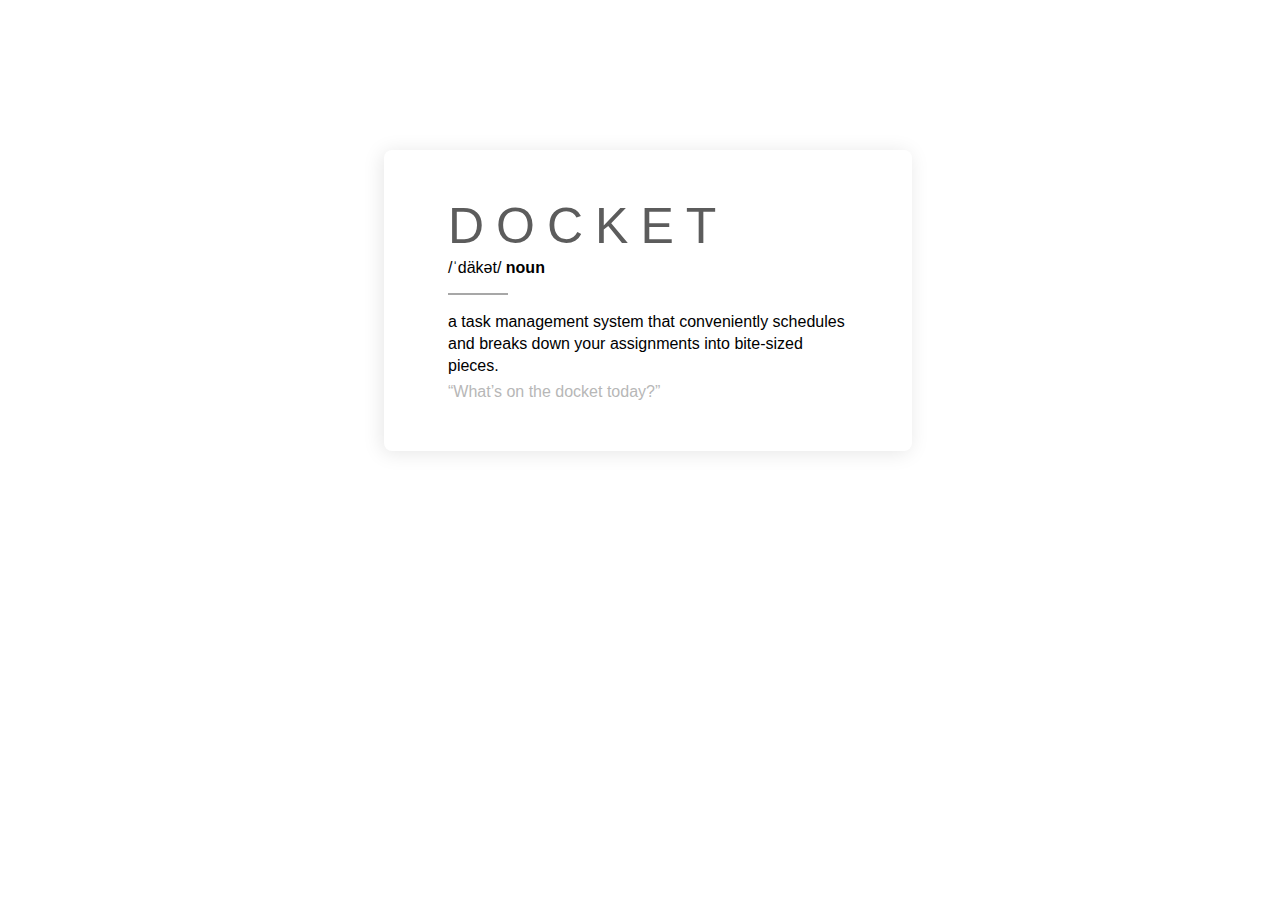
<file: landing.html>
<!DOCTYPE html>
<html lang="en">

<head>
    <title>Docket</title>
    <meta charset="UTF-8">
    <meta name="viewport" content="width=device-width, initial-scale=1">
    <link rel="stylesheet" type="text/css" href="static/css/theme.css">

    <!-- <link rel="apple-touch-icon" sizes="180x180" href="favicon/apple-touch-icon.png">
    <link rel="icon" type="image/png" sizes="32x32" href="favicon/favicon-32x32.png">
    <link rel="icon" type="image/png" sizes="16x16" href="favicon/favicon-16x16.png">
    <link rel="manifest" href="favicon/site.webmanifest">
    <link rel="mask-icon" href="favicon/safari-pinned-tab.svg" color="#5bbad5">
    <meta name="msapplication-TileColor" content="#da532c">
    <meta name="theme-color" content="#ffffff"> -->

</head>

<body>
    <div class="home_container">
        <h1 id="home_title">DOCKET</h1>

        <p id= "subtitle_group">/ˈdäkət/ <span id="noun">noun</span></p>
        
        <hr>

        <p id="definition">a task management system that conveniently schedules and breaks down your assignments into bite-sized pieces.</p>
        <p id="sentence">“What’s on the docket today?”</p>

    </div>
    

    <!-- <footer>
        Made with ☕ by Cristie, Charu, and Margaret ©2021
    </footer> -->
</body>


</html>
</file>
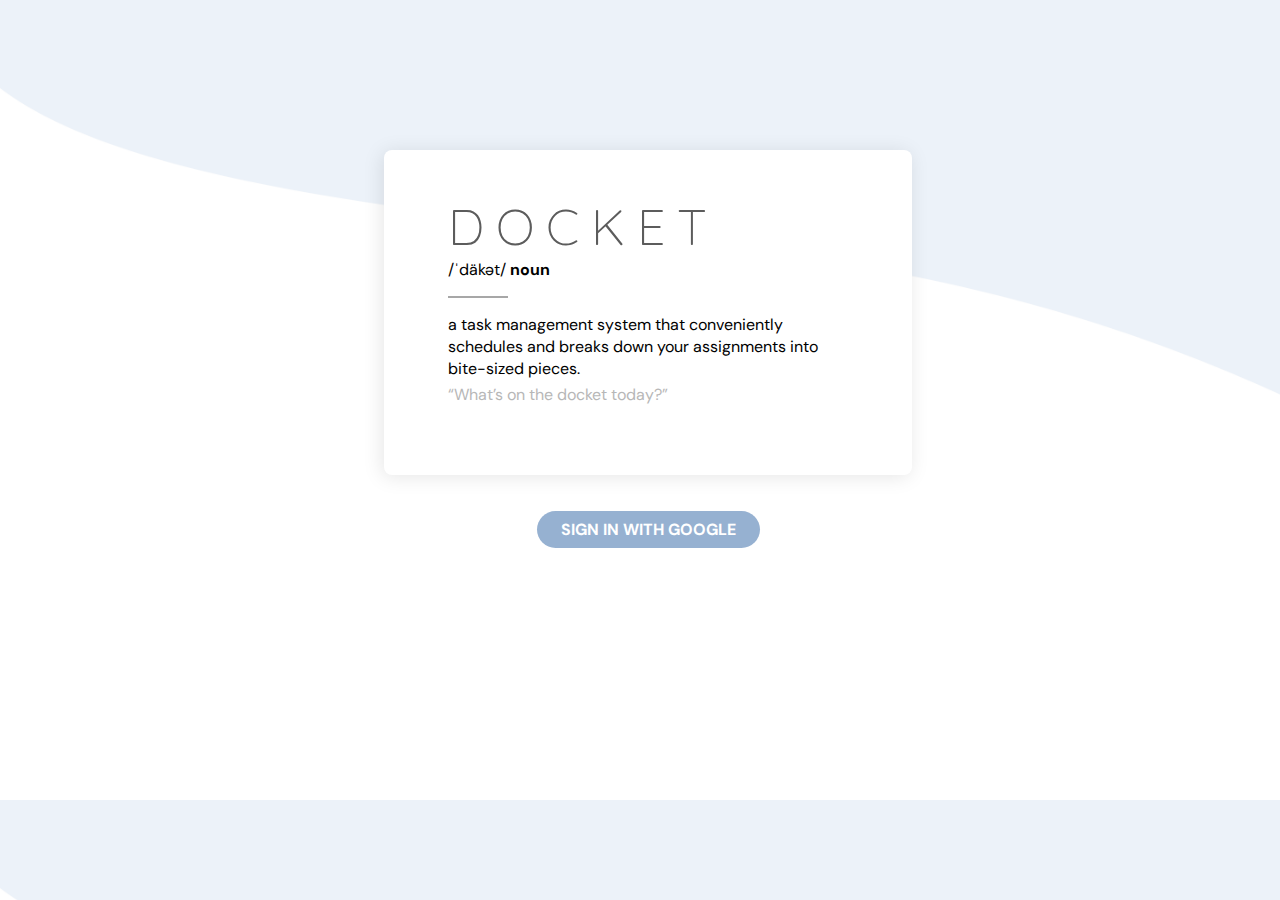
<file: templates/landing.html>
<!DOCTYPE html>
<html lang="en">

<head>
    <title>Docket</title>
    <meta charset="UTF-8">
    <meta name="viewport" content="width=device-width, initial-scale=1">
    <link rel="stylesheet" href="/static/css/theme.css">
    <meta name="google-signin-client_id" content="1093409666695-bs4595ef83tlond9dsfqnc7cij4tcmnr.apps.googleusercontent.com">

    <link rel="preconnect" href="https://fonts.gstatic.com">
    <link href="https://fonts.googleapis.com/css2?family=DM+Sans:ital,wght@0,400;0,500;0,700;1,400;1,500;1,700&display=swap" rel="stylesheet">
    <link rel="preconnect" href="https://fonts.gstatic.com">
    <link href="https://fonts.googleapis.com/css2?family=DM+Sans:wght@400;500;700&family=Quicksand:wght@300;400&display=swap" rel="stylesheet">

    <!-- <link rel="apple-touch-icon" sizes="180x180" href="favicon/apple-touch-icon.png">
    <link rel="icon" type="image/png" sizes="32x32" href="favicon/favicon-32x32.png">
    <link rel="icon" type="image/png" sizes="16x16" href="favicon/favicon-16x16.png">
    <link rel="manifest" href="favicon/site.webmanifest">
    <link rel="mask-icon" href="favicon/safari-pinned-tab.svg" color="#5bbad5">
    <meta name="msapplication-TileColor" content="#da532c">
    <meta name="theme-color" content="#ffffff"> -->

</head>
<style>
   
</style>

<body style="background-image: url('/static/images/landing.png');">
    
    <div class="wrapper">
        <div class="home_container">
            <h1 id="home_title">DOCKET</h1>

            <p id= "subtitle_group">/ˈdäkət/ <span id="noun">noun</span></p>
            
            <hr>

            <p id="definition">a task management system that conveniently schedules and breaks down your assignments into bite-sized pieces.</p>
            <p id="sentence">“What’s on the docket today?”</p><br>
            
        </div>
        <div class="home_button">
            <form action="/home">
                <input type="submit" class ="google" value="SIGN IN WITH GOOGLE" />
            </form>
        </div>
    </div>
    
    <!-- <footer>
        Made with ☕ by Cristie, Charu, and Margaret ©2021
    </footer> -->
</body>


</html>
</file>
<file: static/css/theme.css>
@charset "utf-8";

/* @import url('https://fonts.googleapis.com/css2?family=DM+Sans:ital,wght@0,400;0,500;0,700;1,400;1,500;1,700&display=swap'); */


 /* ---------------------landing--------------------- */

body{
    width: 100%;
    font-family: 'DM Sans', sans-serif;
    font-style: normal;
    /* background-image: url('/images/landing.png'); */
    background-color: #FFFFFF;
    background-size: cover;
}

.home_container{
    padding: 44px 64px;
    width: 400px;
    height: auto;
    margin-left: auto;
    margin-right: auto;
    margin-top: 150px;
    background: #FFFFFF;
    box-shadow: -2px 2px 20px rgba(0, 0, 0, 0.1);
    border-radius: 8px;
}
/* .home_button{
    margin-left: auto;
    margin-right: auto;
    margin-top: 8px;
} */
.google{
    display: flex;
    flex-direction: row;
    align-items: flex-start;
    padding: 8px 24px;

    background: #96B1D1;
    border-radius: 100px;
    text-align: center;
    color: white;
    vertical-align: middle;
    font-family: 'DM Sans', sans-serif;
    font-weight: 700;
    font-size: 16px;
    margin-left: auto;
    margin-right: auto;
    margin-top: 36px;
    border: 0px;
}
.google:hover,
  .google:focus {
    background: #7995B7;
  }
p#subtitle_group{
    font-size: 16px;
    margin-top: 0px;
}

span#noun{
    font-family: 'DM Sans', sans-serif;
    font-weight: 700;
}

hr{
    border:none;
    border-top: 2px solid;
    width: 15%;
    margin-left: 0px;
    margin-right: auto;
    color: #A7A7A7;
}

.pronunciation{
    float: left;
    width:50%
}
p#definition{
    font-size: 16px;
    line-height: 22px;
    margin-bottom: 0px;
}
p#sentence{
    font-size: 16px;
    line-height: 22px;
    color: #B7B7B7;
    margin: 4px 0px;
}

.noun{
    margin-left:50%
}

h1#home_title{
    font-size: 50px;
    line-height: 65px;
    margin: 0px;
    text-align: left;
    letter-spacing: 12px;
    font-family: 'Quicksand', sans-serif;
    font-weight: 300;
    color: #5C5C5C;
}

footer {
    text-align: center;
    padding-top: 150px;
    color: gray;
    width: 75%;
    margin-left:auto;
    margin-right: auto;
    font-size: 14px;
  }

  /* ---------------------index--------------------- */

  /* The Modal (background) */
.modal {
    display: none; /* Hidden by default */
    position: fixed; /* Stay in place */
    z-index: 3; /* Sit on top */
    padding-top: 200px; /* Location of the box */
    left: 0;
    top: 0;
    width: 100%; /* Full width */
    height: 100%; /* Full height */
    overflow: auto; /* Enable scroll if needed */
    background-color: rgb(0,0,0); /* Fallback color */
    background-color: rgba(0,0,0,0.4); /* Black w/ opacity */
  }
  
  /* Modal Content */
  .modal-content {
    z-index: 1; /* Sit on top */
    background-color: #fefefe;
    margin: auto;
    padding: 20px;
    border: 1px solid #888;
    width: 30%;
  }
  
  /* The Close Button */
  .close {
    color: #aaaaaa;
    float: right;
    font-size: 28px;
    font-weight: bold;
  }
  
  .close:hover,
  .close:focus {
    color: #000;
    text-decoration: none;
    cursor: pointer;
  }
          a {
            text-decoration: none;
            display: inline-block;
            padding: 8px 16px;
          }
          
          a:hover {
            background-color: #dddddd;
            color: black;
          }
          
          .previous {
            background-color: #f1f1f1;
            color: black;
          }
          
          .next {
            background-color: #04AA6D;
            color: white;
          }
          
          .round {
            border-radius: 50%;
          }
  
          .button.disabled {
            opacity: 0.65; 
            cursor: not-allowed;
          }
  
          .accordion {
    background-color: #eee;
    color: #444;
    cursor: pointer;
    padding: 18px;
    width: 100%;
    border: none;
    text-align: left;
    outline: none;
    font-size: 15px;
    transition: 0.4s;
  }
  
  .active, .accordion:hover {
    background-color: #ccc;
  }
  
  .accordion:after {
    content: '\002B';
    color: #777;
    font-weight: bold;
    float: right;
    margin-left: 5px;
  }
  
  .active:after {
    content: "\2212";
  }
  
  .panel {
    padding: 0 18px;
    background-color: white;
    max-height: 0;
    overflow: hidden;
    transition: max-height 0.2s ease-out;
  }
</file>
